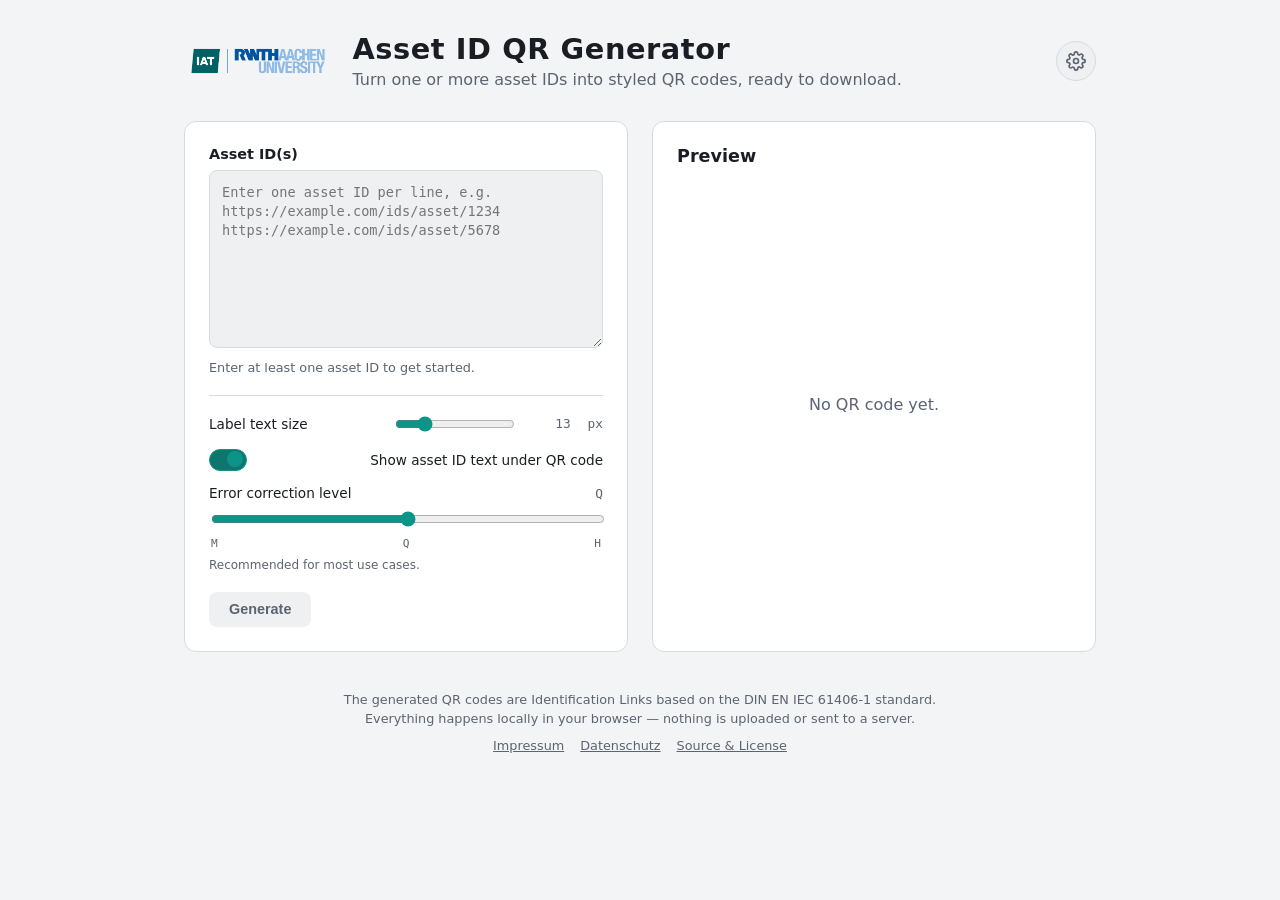
<file: index.html>
<!DOCTYPE html>
<html lang="en">
<head>
  <meta charset="UTF-8" />
  <meta name="viewport" content="width=device-width, initial-scale=1.0" />
  <title>Asset ID QR Generator</title>
  <link rel="stylesheet" href="style.css" />
  <link rel="manifest" href="manifest.webmanifest" />
  <link rel="icon" href="assets/icon-192.png" />
  <link rel="apple-touch-icon" href="assets/icon-192.png" />
  <meta name="theme-color" content="#0f766e" />
  <script>
    (function () {
      var stored = localStorage.getItem('qr-generator-theme');
      var mode = stored || 'auto';
      var prefersLight = window.matchMedia && window.matchMedia('(prefers-color-scheme: light)').matches;
      var theme = mode === 'auto' ? (prefersLight ? 'light' : 'dark') : mode;
      document.documentElement.setAttribute('data-theme', theme);
      document.documentElement.setAttribute('data-theme-mode', mode);
    })();
  </script>
</head>
<body>
  <div class="app">
    <header class="app__header">
      <div class="app__brand">
        <img class="app__logo" id="logo-img" src="assets/logo-light.png" alt="IAT / RWTH Aachen University logo" />
        <div>
          <h1>Asset ID QR Generator</h1>
          <p>Turn one or more asset IDs into styled QR codes, ready to download.</p>
        </div>
      </div>
      <div class="settings">
        <button
          type="button"
          id="settings-toggle"
          class="settings__toggle"
          aria-haspopup="true"
          aria-expanded="false"
          aria-controls="settings-panel"
          aria-label="Settings"
        >
          <svg viewBox="0 0 24 24" fill="none" stroke="currentColor" stroke-width="2" stroke-linecap="round" stroke-linejoin="round" aria-hidden="true">
            <circle cx="12" cy="12" r="3"></circle>
            <path d="M19.4 15a1.65 1.65 0 0 0 .33 1.82l.06.06a2 2 0 1 1-2.83 2.83l-.06-.06a1.65 1.65 0 0 0-1.82-.33 1.65 1.65 0 0 0-1 1.51V21a2 2 0 1 1-4 0v-.09A1.65 1.65 0 0 0 9 19.4a1.65 1.65 0 0 0-1.82.33l-.06.06a2 2 0 1 1-2.83-2.83l.06-.06a1.65 1.65 0 0 0 .33-1.82 1.65 1.65 0 0 0-1.51-1H3a2 2 0 1 1 0-4h.09A1.65 1.65 0 0 0 4.6 9a1.65 1.65 0 0 0-.33-1.82l-.06-.06a2 2 0 1 1 2.83-2.83l.06.06a1.65 1.65 0 0 0 1.82.33H9a1.65 1.65 0 0 0 1-1.51V3a2 2 0 1 1 4 0v.09a1.65 1.65 0 0 0 1 1.51 1.65 1.65 0 0 0 1.82-.33l.06-.06a2 2 0 1 1 2.83 2.83l-.06.06a1.65 1.65 0 0 0-.33 1.82V9a1.65 1.65 0 0 0 1.51 1H21a2 2 0 1 1 0 4h-.09a1.65 1.65 0 0 0-1.51 1z"></path>
          </svg>
        </button>
        <div id="settings-panel" class="settings__panel" role="menu" aria-label="Settings" hidden>
          <div class="settings__group">
            <span class="settings__group-label">Color theme</span>
            <div class="theme-switch" role="group" aria-label="Color theme">
              <button type="button" class="theme-switch__btn" data-theme-option="auto">Auto</button>
              <button type="button" class="theme-switch__btn" data-theme-option="light">Light</button>
              <button type="button" class="theme-switch__btn" data-theme-option="dark">Dark</button>
            </div>
          </div>
        </div>
      </div>
    </header>

    <main class="app__main">
      <section class="panel">
        <label class="panel__label" for="ids">Asset ID(s)</label>
        <textarea
          id="ids"
          class="panel__textarea"
          placeholder="Enter one asset ID per line, e.g.&#10;https://example.com/ids/asset/1234&#10;https://example.com/ids/asset/5678"
          rows="8"
        ></textarea>
        <p class="panel__hint" id="hint">Enter at least one asset ID to get started.</p>

        <div class="panel__options">
          <div class="option-row">
            <label class="option-row__label" for="label-size">Label text size</label>
            <div class="option-row__control">
              <input type="range" id="label-size" min="10" max="24" step="1" value="13" />
              <input type="number" id="label-size-value" class="option-row__value option-row__value--input" min="10" max="24" step="any" value="13" />
              <span class="option-row__unit">px</span>
            </div>
          </div>
          <div class="option-row">
            <label class="switch">
              <input type="checkbox" id="label-toggle" checked />
              <span class="switch__track"><span class="switch__thumb"></span></span>
            </label>
            <label class="option-row__label" for="label-toggle">Show asset ID text under QR code</label>
          </div>
          <div class="option-row option-row--column">
            <div class="option-row__header">
              <label class="option-row__label" for="ec-level">Error correction level</label>
              <span id="ec-level-value" class="option-row__value">Q</span>
            </div>
            <input type="range" id="ec-level" class="ec-level__slider" min="0" max="2" step="1" value="1" />
            <div class="ec-level__ticks">
              <span>M</span>
              <span>Q</span>
              <span>H</span>
            </div>
            <p class="ec-level__hint" id="ec-level-hint"></p>
          </div>
        </div>

        <div class="panel__actions">
          <button id="action-btn" class="btn btn--primary" disabled>
            <span class="btn__spinner" aria-hidden="true"></span>
            <span id="action-btn-label">Generate</span>
          </button>
        </div>
      </section>

      <section class="panel panel--preview">
        <h2>Preview</h2>
        <div id="preview-single" class="preview-single hidden">
          <canvas id="qr-canvas"></canvas>
        </div>
        <div id="preview-multi" class="preview-multi hidden">
          <p id="multi-count"></p>
          <div id="preview-thumbs" class="preview-thumbs"></div>
          <p class="preview-multi__hint">
            Click "Generate &amp; Download" to create a ZIP bundle containing a styled QR code for each ID.
          </p>
        </div>
        <div id="preview-empty" class="preview-empty">
          <p>No QR code yet.</p>
        </div>
      </section>
    </main>

    <footer class="app__footer">
      <p>The generated QR codes are Identification Links based on the DIN EN IEC 61406-1 standard.</p>
      <p>Everything happens locally in your browser — nothing is uploaded or sent to a server.</p>
      <nav class="app__legal" aria-label="Legal">
        <a href="impressum.html">Impressum</a>
        <a href="datenschutz.html">Datenschutz</a>
        <a href="https://github.com/rwth-iat/asset-id-qr-generator" target="_blank" rel="noopener">Source &amp; License</a>
      </nav>
    </footer>
  </div>

  <script src="lib/qrcode.js"></script>
  <script src="lib/jszip.min.js"></script>
  <script src="lib/jspdf.umd.min.js"></script>
  <script src="app.js"></script>
</body>
</html>
</file>
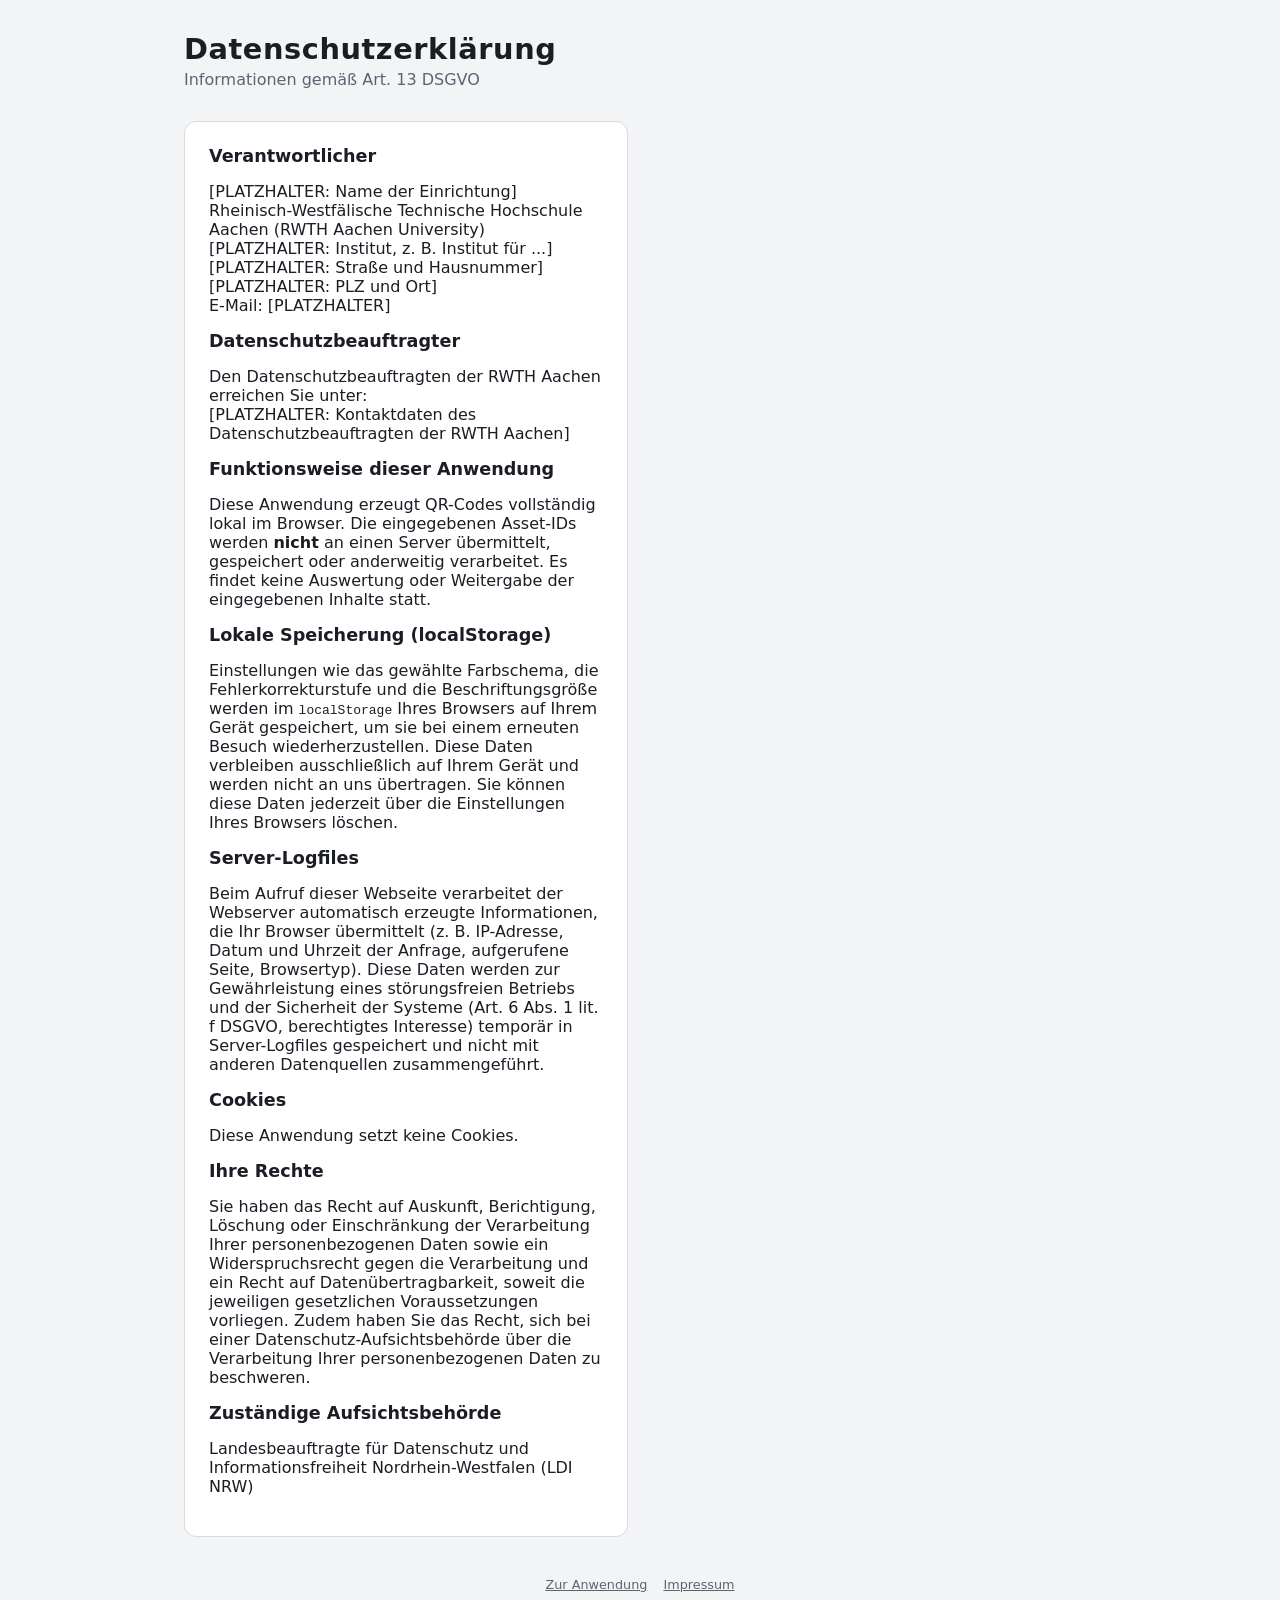
<file: datenschutz.html>
<!DOCTYPE html>
<html lang="de">
<head>
  <meta charset="UTF-8" />
  <meta name="viewport" content="width=device-width, initial-scale=1.0" />
  <title>Datenschutz – Asset ID QR Generator</title>
  <link rel="stylesheet" href="style.css" />
  <link rel="icon" href="assets/icon-192.png" />
  <meta name="theme-color" content="#0f766e" />
  <script>
    (function () {
      var stored = localStorage.getItem('qr-generator-theme');
      var mode = stored || 'auto';
      var prefersLight = window.matchMedia && window.matchMedia('(prefers-color-scheme: light)').matches;
      var theme = mode === 'auto' ? (prefersLight ? 'light' : 'dark') : mode;
      document.documentElement.setAttribute('data-theme', theme);
      document.documentElement.setAttribute('data-theme-mode', mode);
    })();
  </script>
</head>
<body>
  <div class="app">
    <header class="app__header">
      <div class="app__brand">
        <div>
          <h1>Datenschutzerkl&auml;rung</h1>
          <p>Informationen gem&auml;&szlig; Art. 13 DSGVO</p>
        </div>
      </div>
    </header>

    <main class="app__main">
      <section class="panel">
        <h2>Verantwortlicher</h2>
        <p>
          [PLATZHALTER: Name der Einrichtung]<br />
          Rheinisch-Westf&auml;lische Technische Hochschule Aachen (RWTH Aachen University)<br />
          [PLATZHALTER: Institut, z. B. Institut f&uuml;r ...]<br />
          [PLATZHALTER: Stra&szlig;e und Hausnummer]<br />
          [PLATZHALTER: PLZ und Ort]<br />
          E-Mail: [PLATZHALTER]
        </p>

        <h2>Datenschutzbeauftragter</h2>
        <p>
          Den Datenschutzbeauftragten der RWTH Aachen erreichen Sie unter:<br />
          [PLATZHALTER: Kontaktdaten des Datenschutzbeauftragten der RWTH Aachen]
        </p>

        <h2>Funktionsweise dieser Anwendung</h2>
        <p>
          Diese Anwendung erzeugt QR-Codes vollst&auml;ndig lokal im Browser. Die eingegebenen
          Asset-IDs werden <strong>nicht</strong> an einen Server &uuml;bermittelt, gespeichert oder
          anderweitig verarbeitet. Es findet keine Auswertung oder Weitergabe der eingegebenen
          Inhalte statt.
        </p>

        <h2>Lokale Speicherung (localStorage)</h2>
        <p>
          Einstellungen wie das gew&auml;hlte Farbschema, die Fehlerkorrekturstufe und die
          Beschriftungsgr&ouml;&szlig;e werden im <code>localStorage</code> Ihres Browsers auf Ihrem
          Ger&auml;t gespeichert, um sie bei einem erneuten Besuch wiederherzustellen. Diese Daten
          verbleiben ausschlie&szlig;lich auf Ihrem Ger&auml;t und werden nicht an uns &uuml;bertragen.
          Sie k&ouml;nnen diese Daten jederzeit &uuml;ber die Einstellungen Ihres Browsers l&ouml;schen.
        </p>

        <h2>Server-Logfiles</h2>
        <p>
          Beim Aufruf dieser Webseite verarbeitet der Webserver automatisch erzeugte Informationen,
          die Ihr Browser &uuml;bermittelt (z. B. IP-Adresse, Datum und Uhrzeit der Anfrage,
          aufgerufene Seite, Browsertyp). Diese Daten werden zur Gew&auml;hrleistung eines
          st&ouml;rungsfreien Betriebs und der Sicherheit der Systeme (Art. 6 Abs. 1 lit. f DSGVO,
          berechtigtes Interesse) tempor&auml;r in Server-Logfiles gespeichert und nicht mit anderen
          Datenquellen zusammengef&uuml;hrt.
        </p>

        <h2>Cookies</h2>
        <p>
          Diese Anwendung setzt keine Cookies.
        </p>

        <h2>Ihre Rechte</h2>
        <p>
          Sie haben das Recht auf Auskunft, Berichtigung, L&ouml;schung oder Einschr&auml;nkung der
          Verarbeitung Ihrer personenbezogenen Daten sowie ein Widerspruchsrecht gegen die
          Verarbeitung und ein Recht auf Datenübertragbarkeit, soweit die jeweiligen gesetzlichen
          Voraussetzungen vorliegen. Zudem haben Sie das Recht, sich bei einer
          Datenschutz-Aufsichtsbeh&ouml;rde &uuml;ber die Verarbeitung Ihrer personenbezogenen Daten
          zu beschweren.
        </p>

        <h2>Zust&auml;ndige Aufsichtsbeh&ouml;rde</h2>
        <p>
          Landesbeauftragte f&uuml;r Datenschutz und Informationsfreiheit Nordrhein-Westfalen (LDI NRW)
        </p>
      </section>
    </main>

    <footer class="app__footer">
      <nav class="app__legal" aria-label="Legal">
        <a href="index.html">Zur Anwendung</a>
        <a href="impressum.html">Impressum</a>
      </nav>
    </footer>
  </div>
</body>
</html>
</file>
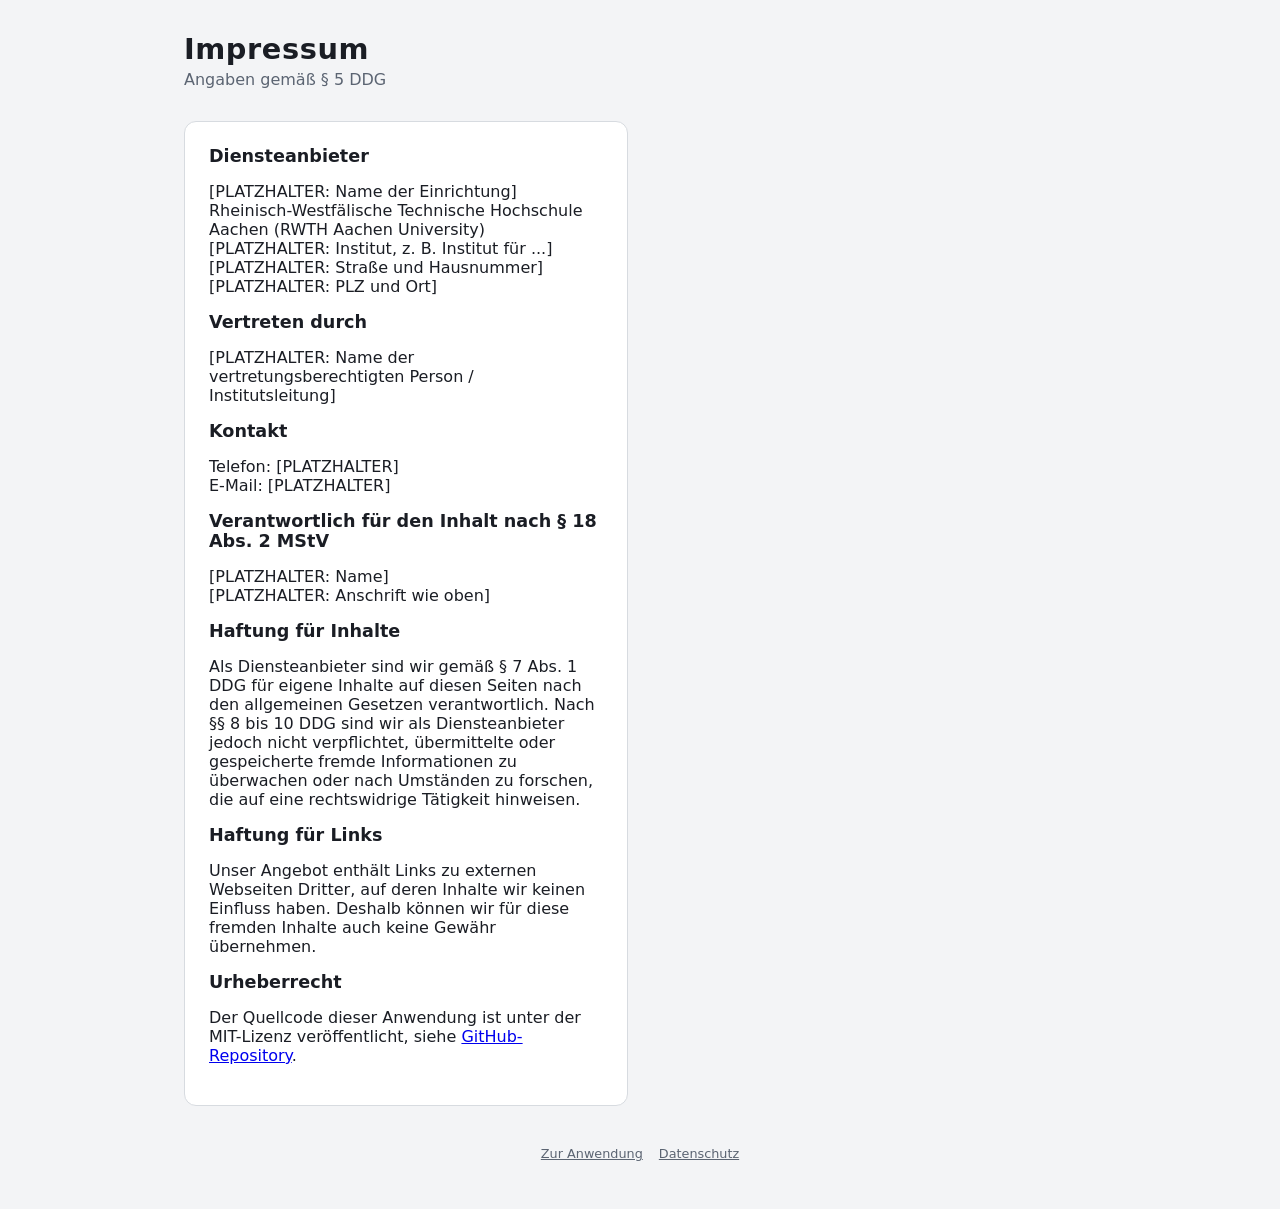
<file: impressum.html>
<!DOCTYPE html>
<html lang="de">
<head>
  <meta charset="UTF-8" />
  <meta name="viewport" content="width=device-width, initial-scale=1.0" />
  <title>Impressum – Asset ID QR Generator</title>
  <link rel="stylesheet" href="style.css" />
  <link rel="icon" href="assets/icon-192.png" />
  <meta name="theme-color" content="#0f766e" />
  <script>
    (function () {
      var stored = localStorage.getItem('qr-generator-theme');
      var mode = stored || 'auto';
      var prefersLight = window.matchMedia && window.matchMedia('(prefers-color-scheme: light)').matches;
      var theme = mode === 'auto' ? (prefersLight ? 'light' : 'dark') : mode;
      document.documentElement.setAttribute('data-theme', theme);
      document.documentElement.setAttribute('data-theme-mode', mode);
    })();
  </script>
</head>
<body>
  <div class="app">
    <header class="app__header">
      <div class="app__brand">
        <div>
          <h1>Impressum</h1>
          <p>Angaben gem&auml;&szlig; &sect; 5 DDG</p>
        </div>
      </div>
    </header>

    <main class="app__main">
      <section class="panel">
        <h2>Diensteanbieter</h2>
        <p>
          [PLATZHALTER: Name der Einrichtung]<br />
          Rheinisch-Westf&auml;lische Technische Hochschule Aachen (RWTH Aachen University)<br />
          [PLATZHALTER: Institut, z. B. Institut f&uuml;r ...]<br />
          [PLATZHALTER: Stra&szlig;e und Hausnummer]<br />
          [PLATZHALTER: PLZ und Ort]
        </p>

        <h2>Vertreten durch</h2>
        <p>[PLATZHALTER: Name der vertretungsberechtigten Person / Institutsleitung]</p>

        <h2>Kontakt</h2>
        <p>
          Telefon: [PLATZHALTER]<br />
          E-Mail: [PLATZHALTER]
        </p>

        <h2>Verantwortlich f&uuml;r den Inhalt nach &sect; 18 Abs. 2 MStV</h2>
        <p>
          [PLATZHALTER: Name]<br />
          [PLATZHALTER: Anschrift wie oben]
        </p>

        <h2>Haftung f&uuml;r Inhalte</h2>
        <p>
          Als Diensteanbieter sind wir gem&auml;&szlig; &sect; 7 Abs. 1 DDG f&uuml;r eigene Inhalte auf
          diesen Seiten nach den allgemeinen Gesetzen verantwortlich. Nach &sect;&sect; 8 bis 10 DDG sind
          wir als Diensteanbieter jedoch nicht verpflichtet, &uuml;bermittelte oder gespeicherte fremde
          Informationen zu &uuml;berwachen oder nach Umst&auml;nden zu forschen, die auf eine rechtswidrige
          T&auml;tigkeit hinweisen.
        </p>

        <h2>Haftung f&uuml;r Links</h2>
        <p>
          Unser Angebot enth&auml;lt Links zu externen Webseiten Dritter, auf deren Inhalte wir keinen
          Einfluss haben. Deshalb k&ouml;nnen wir f&uuml;r diese fremden Inhalte auch keine Gew&auml;hr
          &uuml;bernehmen.
        </p>

        <h2>Urheberrecht</h2>
        <p>
          Der Quellcode dieser Anwendung ist unter der MIT-Lizenz ver&ouml;ffentlicht, siehe
          <a href="https://github.com/rwth-iat/asset-id-qr-generator" target="_blank" rel="noopener">GitHub-Repository</a>.
        </p>
      </section>
    </main>

    <footer class="app__footer">
      <nav class="app__legal" aria-label="Legal">
        <a href="index.html">Zur Anwendung</a>
        <a href="datenschutz.html">Datenschutz</a>
      </nav>
    </footer>
  </div>
</body>
</html>
</file>
<file: style.css>
:root {
  /* Dark theme (also the fallback before JS applies data-theme) */
  --bg: #0f1115;
  --bg-panel: #1a1d24;
  --bg-elevated: #21252e;
  --border: #2e333d;
  --text: #e7e9ee;
  --text-muted: #9aa1ad;
  --accent: #2dd4bf;
  --accent-dark: #0f766e;
  --accent-hover: #5eead4;
  --accent-contrast: #06201c;
  --qr-dark: #1c2128;
  --qr-light: #ffffff;

  font-family: 'Segoe UI', system-ui, -apple-system, sans-serif;
}

:root[data-theme='light'] {
  --bg: #f3f4f6;
  --bg-panel: #ffffff;
  --bg-elevated: #eef0f2;
  --border: #d7dbe0;
  --text: #1a1d24;
  --text-muted: #5b6472;
  --accent: #0d9488;
  --accent-dark: #0f766e;
  --accent-hover: #14b8a6;
  --accent-contrast: #ffffff;
}

* {
  box-sizing: border-box;
}

body {
  margin: 0;
  background: var(--bg);
  color: var(--text);
  min-height: 100vh;
}

.app {
  max-width: 960px;
  margin: 0 auto;
  padding: 2rem 1.5rem 3rem;
}

.app__header {
  display: flex;
  align-items: center;
  justify-content: space-between;
  flex-wrap: wrap;
  gap: 1.25rem;
  margin-bottom: 2rem;
}

.app__brand {
  display: flex;
  align-items: center;
  gap: 1.25rem;
}

.app__logo {
  height: 48px;
  width: auto;
  flex-shrink: 0;
}

.app__header h1 {
  margin: 0 0 0.25rem;
  font-size: 1.8rem;
  font-weight: 600;
  letter-spacing: 0.02em;
}

.app__header p {
  margin: 0;
  color: var(--text-muted);
}

.settings {
  position: relative;
  flex-shrink: 0;
}

.settings__toggle {
  appearance: none;
  display: flex;
  align-items: center;
  justify-content: center;
  width: 40px;
  height: 40px;
  padding: 0;
  background: var(--bg-elevated);
  border: 1px solid var(--border);
  border-radius: 999px;
  color: var(--text-muted);
  cursor: pointer;
  transition: background 0.15s ease, color 0.15s ease;
}

.settings__toggle svg {
  width: 20px;
  height: 20px;
}

.settings__toggle:hover,
.settings__toggle[aria-expanded='true'] {
  color: var(--text);
  background: var(--bg-panel);
}

.settings__panel {
  position: absolute;
  top: calc(100% + 0.5rem);
  right: 0;
  z-index: 10;
  min-width: 220px;
  background: var(--bg-panel);
  border: 1px solid var(--border);
  border-radius: 12px;
  box-shadow: 0 8px 24px rgba(0, 0, 0, 0.25);
  padding: 1rem;
}

.settings__group {
  display: flex;
  flex-direction: column;
  gap: 0.5rem;
}

.settings__group + .settings__group {
  margin-top: 1rem;
  padding-top: 1rem;
  border-top: 1px solid var(--border);
}

.settings__group-label {
  font-size: 0.8rem;
  font-weight: 600;
  color: var(--text-muted);
}

.theme-switch {
  display: inline-flex;
  gap: 2px;
  padding: 2px;
  background: var(--bg-elevated);
  border: 1px solid var(--border);
  border-radius: 999px;
  flex-shrink: 0;
}

.settings__group .theme-switch {
  align-self: stretch;
  justify-content: space-between;
}

.settings__group .theme-switch__btn {
  flex: 1;
  text-align: center;
}

.theme-switch__btn {
  appearance: none;
  border: none;
  background: transparent;
  color: var(--text-muted);
  font-size: 0.8rem;
  font-weight: 600;
  padding: 0.35rem 0.85rem;
  border-radius: 999px;
  cursor: pointer;
  transition: background 0.15s ease, color 0.15s ease;
}

.theme-switch__btn:hover:not(.is-active) {
  color: var(--text);
}

.theme-switch__btn.is-active {
  background: var(--accent);
  color: var(--accent-contrast);
}

@media (max-width: 480px) {
  .app__header {
    flex-direction: column;
    align-items: flex-start;
    gap: 0.75rem;
  }

  .settings__panel {
    right: auto;
    left: 0;
  }
}

.app__main {
  display: grid;
  grid-template-columns: 1fr 1fr;
  gap: 1.5rem;
}

@media (max-width: 720px) {
  .app__main {
    grid-template-columns: 1fr;
  }
}

.panel {
  background: var(--bg-panel);
  border: 1px solid var(--border);
  border-radius: 12px;
  padding: 1.5rem;
}

.panel h2 {
  margin: 0 0 1rem;
  font-size: 1.1rem;
  font-weight: 600;
}

.panel__label {
  display: block;
  margin-bottom: 0.5rem;
  font-weight: 600;
  font-size: 0.9rem;
}

.panel__textarea {
  width: 100%;
  resize: vertical;
  background: var(--bg-elevated);
  border: 1px solid var(--border);
  border-radius: 8px;
  color: var(--text);
  padding: 0.75rem;
  font-family: 'SFMono-Regular', Consolas, monospace;
  font-size: 0.85rem;
  line-height: 1.4;
  overflow-wrap: break-word;
}

@media (max-width: 480px) {
  .panel__textarea {
    font-size: 0.75rem;
  }
}

.panel__textarea:focus {
  outline: 2px solid var(--accent);
  outline-offset: 1px;
}

.panel__hint {
  margin: 0.5rem 0 0;
  font-size: 0.8rem;
  color: var(--text-muted);
}

.panel__options {
  margin-top: 1.25rem;
  padding-top: 1rem;
  border-top: 1px solid var(--border);
  display: flex;
  flex-direction: column;
  gap: 0.85rem;
}

.option-row {
  display: flex;
  align-items: center;
  justify-content: space-between;
  gap: 0.75rem;
}

.option-row__label {
  font-size: 0.85rem;
  color: var(--text);
}

.option-row__control {
  display: flex;
  align-items: center;
  gap: 0.6rem;
}

.option-row__control input[type='range'] {
  accent-color: var(--accent);
  width: 120px;
}

.option-row__value {
  font-size: 0.8rem;
  color: var(--text-muted);
  font-family: 'SFMono-Regular', Consolas, monospace;
  min-width: 2.5em;
  text-align: right;
}

.option-row__value--input {
  appearance: none;
  width: 4em;
  min-width: 0;
  background: transparent;
  border: 1px solid transparent;
  border-radius: 4px;
  padding: 0.2rem 0.4rem;
  cursor: text;
  transition: background 0.15s ease, border-color 0.15s ease;
}

.option-row__value--input:hover,
.option-row__value--input:focus {
  background: var(--bg-elevated);
  border-color: var(--border);
  color: var(--text);
}

.option-row__value--input:focus {
  outline: 2px solid var(--accent);
  outline-offset: 1px;
}

.option-row__value--input::-webkit-outer-spin-button,
.option-row__value--input::-webkit-inner-spin-button {
  appearance: none;
  margin: 0;
}

.option-row__value--input[type='number'] {
  -moz-appearance: textfield;
}

.option-row__unit {
  font-size: 0.8rem;
  color: var(--text-muted);
  font-family: 'SFMono-Regular', Consolas, monospace;
}

.option-row--column {
  flex-direction: column;
  align-items: stretch;
  gap: 0.5rem;
}

.option-row__header {
  display: flex;
  justify-content: space-between;
  align-items: baseline;
  gap: 0.75rem;
}

.ec-level__slider {
  width: 100%;
  accent-color: var(--accent);
}

.ec-level__ticks {
  display: flex;
  justify-content: space-between;
  font-size: 0.7rem;
  font-family: 'SFMono-Regular', Consolas, monospace;
  color: var(--text-muted);
  padding: 0 2px;
}

.ec-level__hint {
  margin: 0;
  font-size: 0.75rem;
  color: var(--text-muted);
  min-height: 1.1em;
}

.switch {
  position: relative;
  display: inline-flex;
  flex-shrink: 0;
  cursor: pointer;
}

.switch input {
  position: absolute;
  opacity: 0;
  width: 0;
  height: 0;
}

.switch__track {
  width: 38px;
  height: 22px;
  background: var(--bg-elevated);
  border: 1px solid var(--border);
  border-radius: 999px;
  transition: background 0.15s ease, border-color 0.15s ease;
}

.switch__thumb {
  position: absolute;
  top: 2px;
  left: 2px;
  width: 16px;
  height: 16px;
  background: var(--text-muted);
  border-radius: 50%;
  transition: transform 0.15s ease, background 0.15s ease;
}

.switch input:checked + .switch__track {
  background: var(--accent-dark);
  border-color: var(--accent);
}

.switch input:checked + .switch__track .switch__thumb {
  transform: translateX(16px);
  background: var(--accent);
}

.panel__actions {
  margin-top: 1.25rem;
}

.btn {
  appearance: none;
  border: none;
  border-radius: 8px;
  padding: 0.6rem 1.25rem;
  font-size: 0.9rem;
  font-weight: 600;
  cursor: pointer;
  transition: background 0.15s ease, transform 0.05s ease;
  display: inline-flex;
  align-items: center;
  justify-content: center;
  gap: 0.55rem;
}

.btn:active {
  transform: scale(0.98);
}

.btn--primary {
  background: var(--accent);
  color: var(--accent-contrast);
}

.btn--primary:hover:not(:disabled) {
  background: var(--accent-hover);
}

.btn:disabled {
  background: var(--bg-elevated);
  color: var(--text-muted);
  cursor: not-allowed;
}

.btn__spinner {
  display: none;
  width: 14px;
  height: 14px;
  border: 2px solid currentColor;
  border-right-color: transparent;
  border-radius: 50%;
  opacity: 0.6;
  animation: btn-spin 0.6s linear infinite;
}

.btn.is-loading .btn__spinner {
  display: inline-block;
}

@keyframes btn-spin {
  to {
    transform: rotate(360deg);
  }
}

.panel--preview {
  display: flex;
  flex-direction: column;
}

.preview-single,
.preview-multi,
.preview-empty {
  flex: 1;
  display: flex;
  flex-direction: column;
  align-items: center;
  justify-content: center;
  text-align: center;
}

.preview-single canvas {
  max-width: 100%;
  height: auto;
  border-radius: 12px;
  box-shadow: 0 1px 3px rgba(0, 0, 0, 0.25);
}

.preview-multi__hint {
  color: var(--text-muted);
  font-size: 0.85rem;
  max-width: 22rem;
}

#multi-count {
  font-size: 1.1rem;
  font-weight: 600;
  margin-bottom: 0.5rem;
}

.preview-thumbs {
  display: flex;
  flex-wrap: wrap;
  justify-content: center;
  gap: 0.6rem;
  margin: 0.75rem 0;
  max-width: 100%;
}

.preview-thumb {
  display: flex;
  flex-direction: column;
  align-items: center;
  gap: 0.3rem;
  width: 84px;
}

.preview-thumb canvas {
  width: 72px;
  height: auto;
  border-radius: 6px;
  box-shadow: 0 1px 2px rgba(0, 0, 0, 0.25);
}

.preview-thumb__label {
  font-size: 0.65rem;
  color: var(--text-muted);
  max-width: 100%;
  overflow: hidden;
  text-overflow: ellipsis;
  white-space: nowrap;
}

.preview-thumb--more {
  display: flex;
  align-items: center;
  justify-content: center;
  width: 72px;
  height: 72px;
  border: 1px dashed var(--border);
  border-radius: 4px;
  color: var(--text-muted);
  font-size: 0.75rem;
  font-weight: 600;
  text-align: center;
}

.preview-empty p {
  color: var(--text-muted);
}

.hidden {
  display: none !important;
}

.app__footer {
  margin-top: 2.5rem;
  text-align: center;
  color: var(--text-muted);
  font-size: 0.8rem;
}

.app__footer p {
  margin: 0.25rem 0;
}

.app__legal {
  margin-top: 0.75rem;
  display: flex;
  justify-content: center;
  gap: 1rem;
  flex-wrap: wrap;
}

.app__legal a {
  color: var(--text-muted);
  text-decoration: underline;
}

.app__legal a:hover {
  color: var(--accent);
}

/* Embed mode (?id=<asset id>): show only the styled QR code, with no
   surrounding chrome, for use in an <iframe> or similar embed. */
body.embed-mode {
  margin: 0;
  background: transparent;
  min-height: 0;
}

body.embed-mode .app {
  max-width: none;
  padding: 0;
}

body.embed-mode .app__header,
body.embed-mode .app__footer,
body.embed-mode .panel:not(.panel--preview),
body.embed-mode .panel--preview h2 {
  display: none;
}

body.embed-mode .app__main {
  display: block;
}

body.embed-mode .panel--preview {
  border: none;
  border-radius: 0;
  background: transparent;
  padding: 0;
}

body.embed-mode .preview-single canvas {
  box-shadow: none;
  border-radius: 0;
  max-width: 100%;
  display: block;
}
</file>
